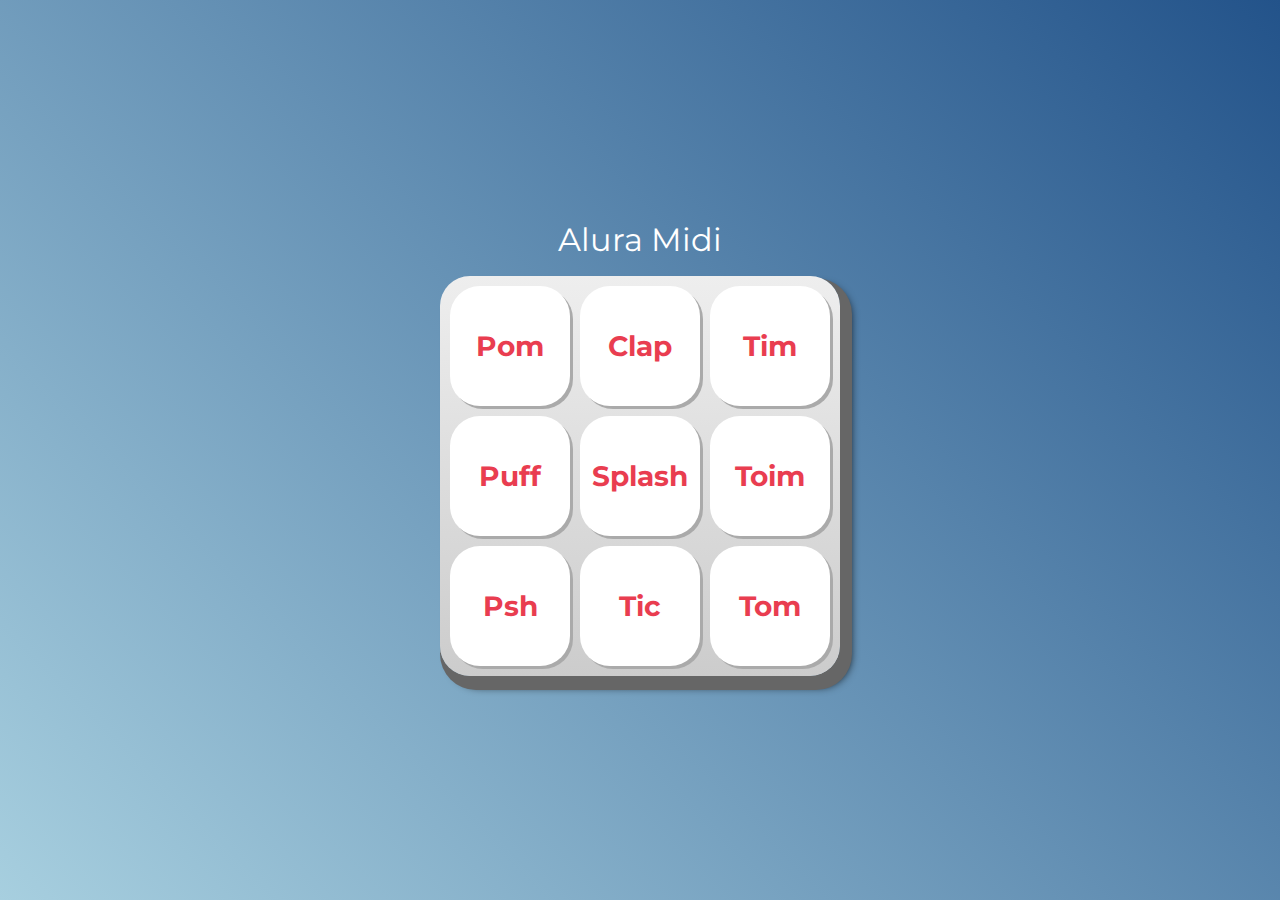
<file: aluramidi-curso-arquivos-iniciais/index.html>
<!DOCTYPE html>
<html lang="pt-BR">
<head>
    <meta charset="UTF-8">
    <meta http-equiv="X-UA-Compatible" content="IE=edge">
    <meta name="viewport" content="width=device-width, initial-scale=1.0">

    <title>Alura MIDI</title>

    <link rel="preconnect" href="https://fonts.googleapis.com">
    <link rel="preconnect" href="https://fonts.gstatic.com" crossorigin>
    <link href="https://fonts.googleapis.com/css2?family=Montserrat:wght@500;600&display=swap" rel="stylesheet">

    <link rel="icon" type="image/png" href="images/bateria.png">
    <link rel="stylesheet" href="css/reset.css">
    <link rel="stylesheet" href="css/estilos.css">

</head>
<body>

    <h1>Alura Midi</h1>

    <section class="teclado">
        <button class="tecla tecla_pom">Pom</button>
        <button class="tecla tecla_clap">Clap</button>
        <button class="tecla tecla_tim">Tim</button>

        <button class="tecla tecla_puff">Puff</button>
        <button class="tecla tecla_splash">Splash</button>
        <button class="tecla tecla_toim">Toim</button>

        <button class="tecla tecla_psh">Psh</button>
        <button class="tecla tecla_tic">Tic</button>
        <button class="tecla tecla_tom">Tom</button>
    </section>

    <audio src="sounds/keyq.wav" id="som_tecla_pom"></audio>
    <audio src="sounds/keyw.wav" id="som_tecla_clap"></audio>
    <audio src="sounds/keye.wav" id="som_tecla_tim"></audio>
    <audio src="sounds/keya.wav" id="som_tecla_puff"></audio>
    <audio src="sounds/keys.wav" id="som_tecla_splash"></audio>
    <audio src="sounds/keyd.wav" id="som_tecla_toim"></audio>
    <audio src="sounds/keyz.wav" id="som_tecla_psh"></audio>
    <audio src="sounds/keyx.wav" id="som_tecla_tic"></audio>
    <audio src="sounds/keyc.wav" id="som_tecla_tom"></audio>
    <script src="main.js"></script>
</body>
</html>
</file>
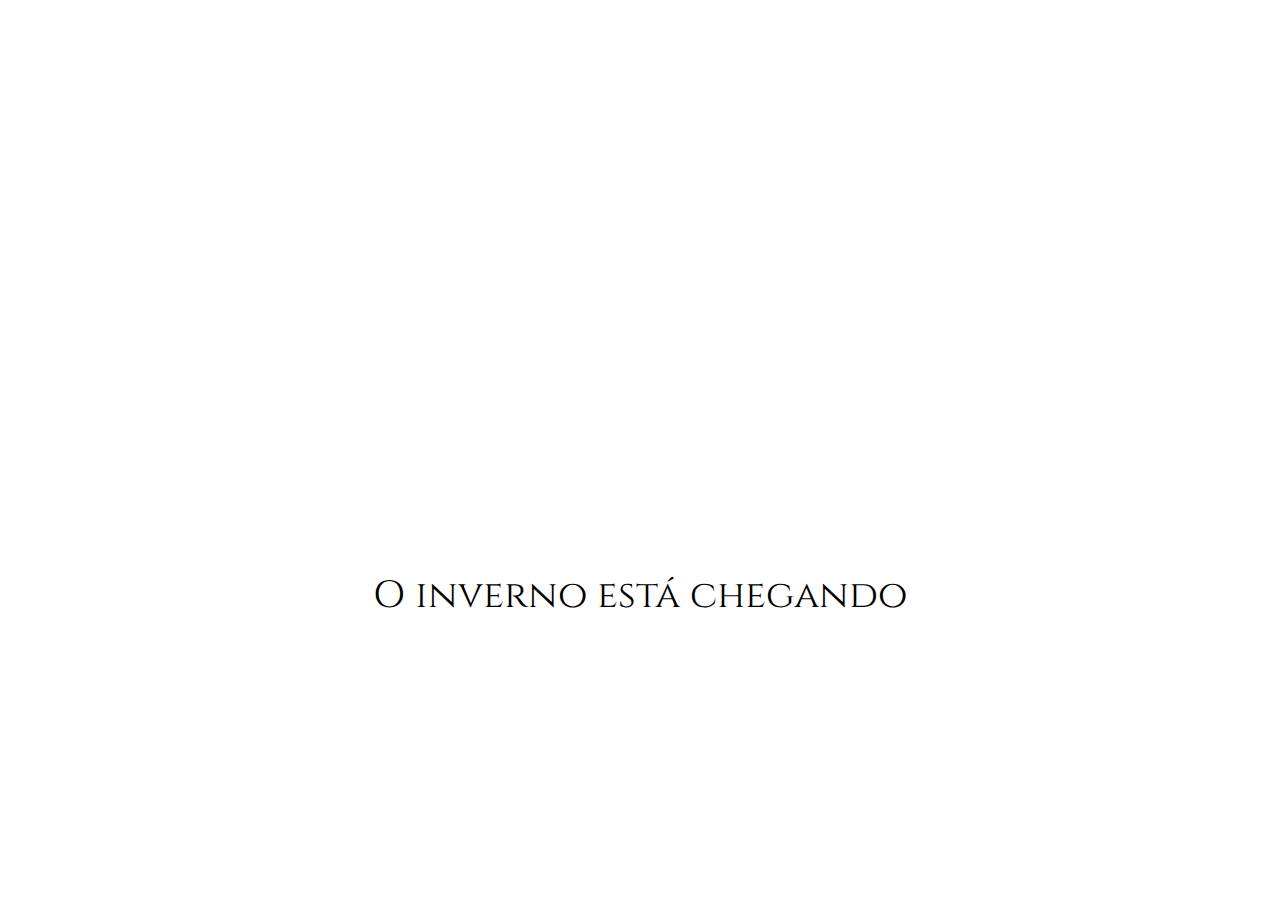
<file: ex002/index.html>
<!DOCTYPE html>
<html lang="en" >
<head>
  <meta charset="UTF-8">
  <title>Manipulando o DOM - Aula 1</title>
  <link rel="stylesheet" href="./style.css">
</head>
<body>

<!-- fonte  --> 
<link rel="preconnect" href="https://fonts.googleapis.com"> 
<link rel="preconnect" href="https://fonts.gstatic.com" crossorigin>
<link href="https://fonts.googleapis.com/css2?family=Cinzel:wght@600&display=swap" rel="stylesheet">
<!-- fonte  -->

<section class="container">
<div class="trono"></div>
<p id="texto">O inverno está chegando</p>
</section>

</body>
</html>
</file>
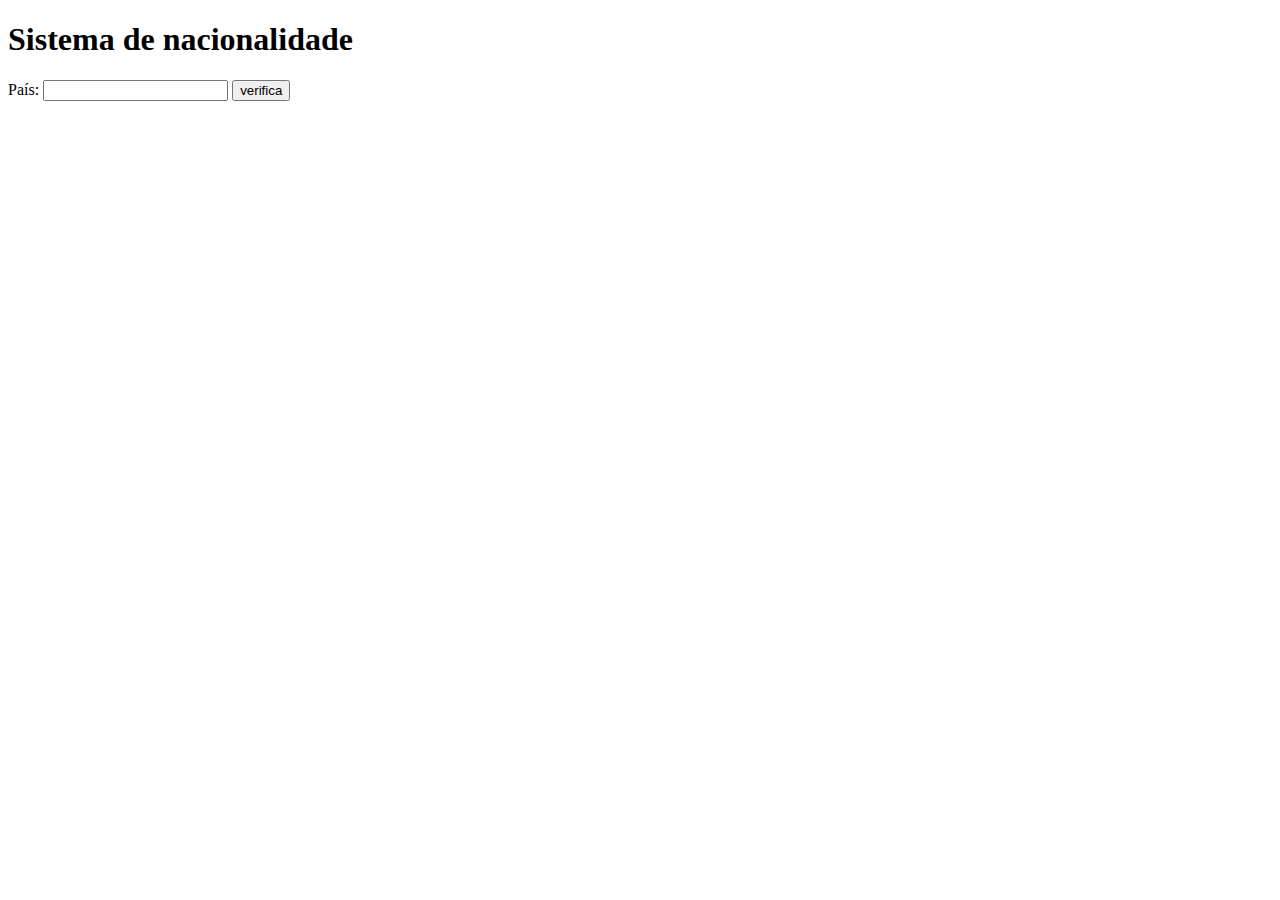
<file: ex005/index.html>
<!DOCTYPE html>
<html lang="pt-br">
<head>
    <meta charset="UTF-8">
    <meta http-equiv="X-UA-Compatible" content="IE=edge">
    <meta name="viewport" content="width=device-width, initial-scale=1.0">
    <title>TAM</title>
</head>
<body>
    <h1> Sistema de nacionalidade</h1>
    País: <input type="text" name="txtpais" id="txtpais">
    <input type="button" value="verifica" onclick="verifica ()">

    <div id="res">


    </div>
    
</body>

<script>
 function verifica () {

    var txtpais = document.querySelector('#txtpais')
    var res = document.querySelector('#res')
    var pais = txtpais.value
    res.innerHTML = `vivendo em ${pais}`

    if (pais == "brasil") {
        res.innerText += ` você é brasileiro`


    } else  {

        res.innerText += ` você é estrangeiro`
    }

   

 }

</script>
 <script src="main.js"></script>

</html>
</file>
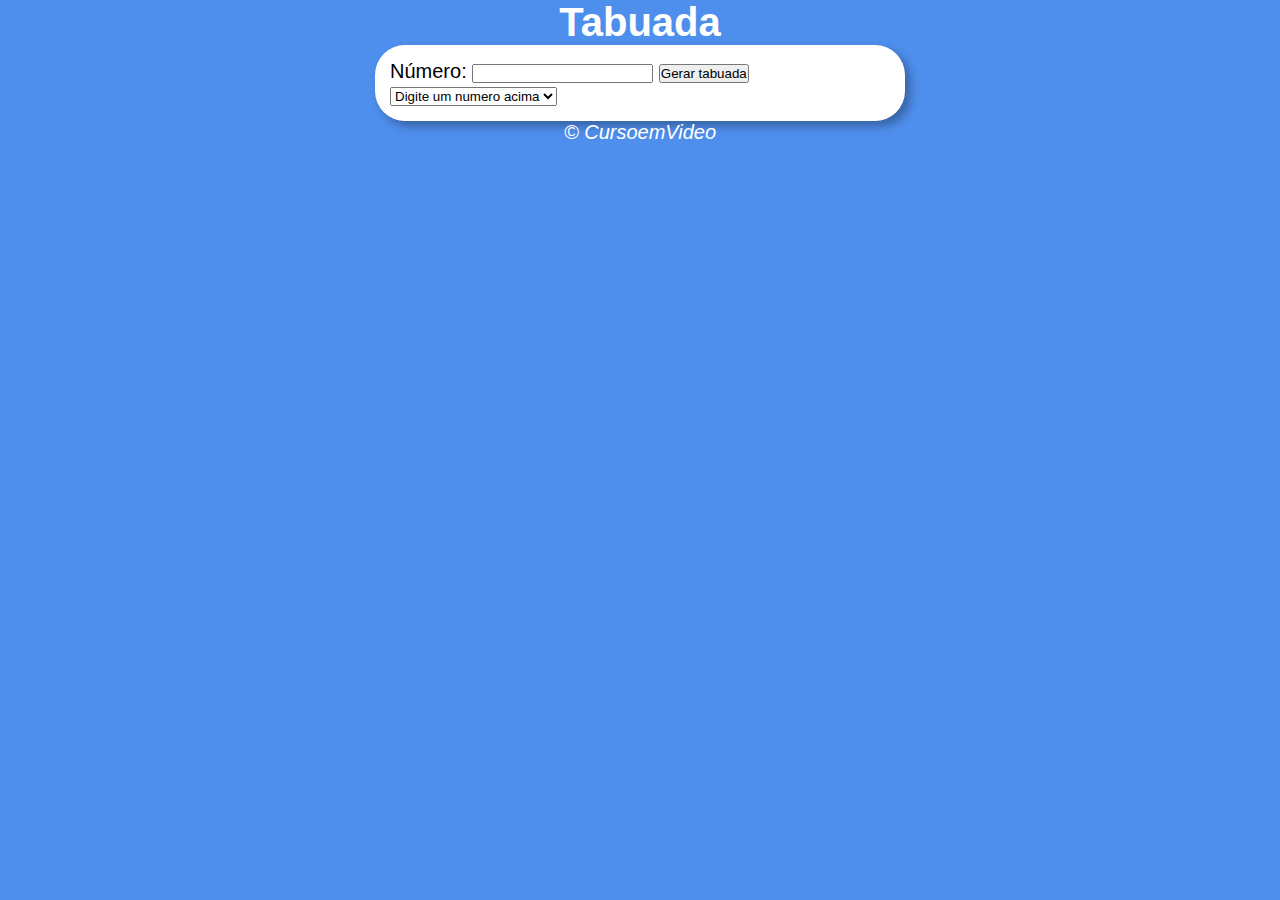
<file: ex010/index.html>
<!DOCTYPE html>
<html lang="pt-br">
<head>
    <meta charset="UTF-8">
    <meta http-equiv="X-UA-Compatible" content="IE=edge">
    <meta name="viewport" content="width=device-width, initial-scale=1.0">
    <link rel="stylesheet" href="style.css">
    <title>Exercícios</title>
</head>
<body>
    <header>
        <h1>Tabuada</h1>
    </header>
    <section>
        <div>
            <p>Número:  <input type="number" name="numero" id="txtn"
                
                
                
                > <input type="button" value="Gerar tabuada" onclick="tabuada()"></p>
        </div>
        <div>
            <select name="tabuada" id="seltab"><option value="">Digite um numero acima</option></select>
        </div>
    </section>
<footer>
    <p>&copy; CursoemVideo</p>
</footer>    
</body>
<script src="main.js"></script>
</html>
</file>
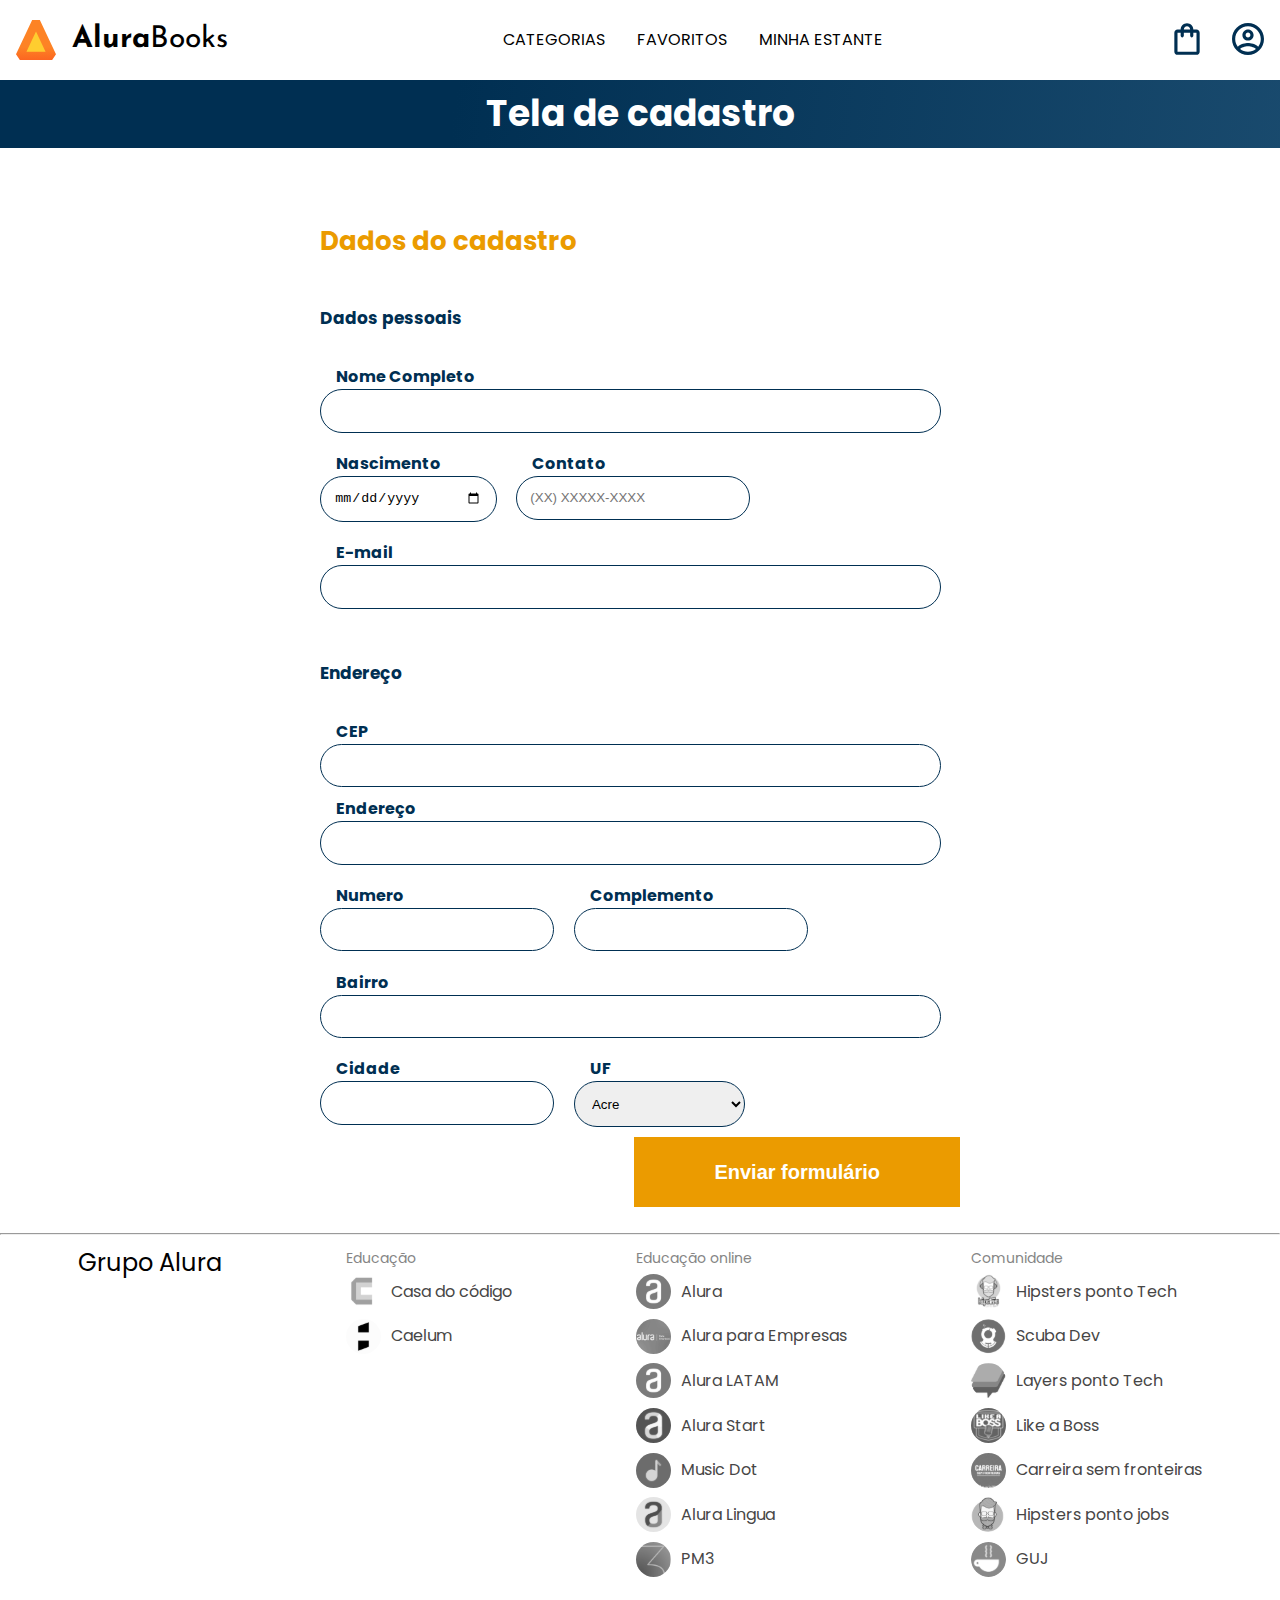
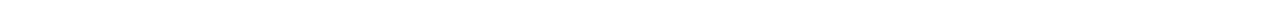
<file: js-consumindo-dados-api-main/index.html>
<!DOCTYPE html>
<html lang="en">

<head>
    <meta charset="UTF-8">
    <meta http-equiv="X-UA-Compatible" content="IE=edge">
    <meta name="viewport" content="width=device-width, initial-scale=1.0">
    <link rel="stylesheet" href="./styles/reset.css">
    <link rel="preconnect" href="https://fonts.googleapis.com">
    <link rel="preconnect" href="https://fonts.gstatic.com" crossorigin>
    <link href="https://fonts.googleapis.com/css2?family=Poppins:wght@300;400;500;700&display=swap" rel="stylesheet">
    <link rel="stylesheet" href="https://unpkg.com/swiper@8/swiper-bundle.min.css" />
    <link href="https://fonts.googleapis.com/css2?family=Josefin+Sans:wght@400;700&display=swap" rel="stylesheet">
    <link rel="stylesheet" href="./styles/styles.css">
    <title>Formulário de cadastro</title>
</head>

<body>

    <header class="cabeçalho">
        <div class="container">
            <input type="checkbox" id="menu" class="container__botao">
            <label for="menu" class="container__rotulo">
                <span class="cabeçalho__menu-hamburguer container__imagem"></span>
            </label>
            <ul class="lista-menu">
                <li class="lista-menu__titulo">Categorias</li>
                <li class="lista-menu__item">
                    <a href="#" class="lista-menu__link">Programação</a>
                </li>
                <li class="lista-menu__item">
                    <a href="#" class="lista-menu__link">Front-end</a>
                </li>
                <li class="lista-menu__item">
                    <a href="#" class="lista-menu__link">Infraestrutura</a>
                </li>
                <li class="lista-menu__item">
                    <a href="#" class="lista-menu__link">Business</a>
                </li>
                <li class="lista-menu__item">
                    <a href="#" class="lista-menu__link">Design & UX</a>
                </li>
            </ul>
            <img src="img/Logo.svg" alt="Logo da Alurabooks" class="container__imagem">
            <h1 class="container__titulo"><b class="container__titulo--negrito">Alura</b>Books</h1>
        </div>

        <ul class="opções">
            <input type="checkbox" id="opções-menu" class="opções__botão">
            <li class="opções__item"><a href="#" class="opções__link">Categorias</a></li>
            <li class="opções__item"><a href="#" class="opções__link">Favoritos</a></li>
            <li class="opções__item"><a href="#" class="opções__link">Minha estante</a></li>
        </ul>

        <div class="container">
            <a href="#"><img src="img/Favoritos.svg" alt="Meus favoritos"
                    class="container__imagem container__imagem-transparente"></a>
            <a href="#" class="container__link">
                <img src="img/Compras.svg" alt="Carrinhos de compras" class="container__imagem">
                <p class="container__texto">Minha sacola</p>
            </a>
            <a href="#" class="container__link">
                <img src="img/Usuario.svg" alt="Meu perfil" class="container__imagem">
                <p class="container__texto">Meu perfil</p>
            </a>
        </div>
    </header>

    <section class="banner">
        <h2 class="banner__titulo">Tela de cadastro</h2>
    </section>

    <main class="principal">
        <h2 class="principal__titulo">Dados do cadastro</h2>

        <form class="principal__formulario" id="formulario" target="_blank"
            onsubmit="location.replace('./cadastro-finalizado.html')">
            <h3 class="principal__subtitulo">Dados pessoais</h3>
            <div class="formulario__campo">
                <label class="campo__etiqueta" for="nome">Nome Completo</label>
                <input name="nome" id="nome" class="campo__escrita" required />
            </div>
            <div class="formulario__dupla">
                <div class="formulario__campo">
                    <label class="campo__etiqueta" for="nascimento">Nascimento</label>
                    <input name="nascimento" id="nascimento" type="date" class="campo__escrita" required />
                </div>
                <div class="formulario__campo">
                    <label class="campo__etiqueta" for="telefone">Contato</label>
                    <input name="telefone" id="telefone" type="tel" placeholder="(XX) XXXXX-XXXX" class="campo__escrita"
                        required />
                </div>
            </div>
            <div class="formulario__campo">
                <label class="campo__etiqueta" for="email">E-mail</label>
                <input name="email" id="email" type="email" class="campo__escrita" required />
            </div>

            <h3 class="principal__subtitulo">Endereço</h3>

            <div class="formulario__campo">
                <label class="campo__etiqueta" for="cep">CEP</label>
                <input name="cep" id="cep" class="campo__escrita" required />
                
            </div>
            <div id="erro"></div>
            

            <div class="formulario__campo">
                <label class="campo__etiqueta" for="endereco">Endereço</label>
                <input name="endereco" id="endereco" class="campo__escrita" required />
            </div>
            <div class="formulario__dupla">
                <div class="formulario__campo">
                    <label class="campo__etiqueta" for="numero">Numero</label>
                    <input name="numero" id="numero" class="campo__escrita" required />
                </div>
                <div class="formulario__campo">
                    <label class="campo__etiqueta" for="complemento">Complemento</label>
                    <input name="complemento" id="complemento" class="campo__escrita" />
                </div>
            </div>
            <div class="formulario__campo">
                <label class="campo__etiqueta" for="bairro">Bairro</label>
                <input name="bairro" id="bairro" class="campo__escrita" required />
            </div>
            <div class="formulario__dupla">
                <div class="formulario__campo">
                    <label class="campo__etiqueta" for="cidade">Cidade</label>
                    <input name="cidade" id="cidade" class="campo__escrita" required />
                </div>

                <div class="formulario__campo">
                    <label class="campo__etiqueta" for="estado">UF</label>
                    <select id="estado" name="estado" class="campo__escrita">
                        <option value="AC">Acre</option>
                        <option value="AL">Alagoas</option>
                        <option value="AP">Amapá</option>
                        <option value="AM">Amazonas</option>
                        <option value="BA">Bahia</option>
                        <option value="CE">Ceará</option>
                        <option value="DF">Distrito Federal</option>
                        <option value="ES">Espírito Santo</option>
                        <option value="GO">Goiás</option>
                        <option value="MA">Maranhão</option>
                        <option value="MT">Mato Grosso</option>
                        <option value="MS">Mato Grosso do Sul</option>
                        <option value="MG">Minas Gerais</option>
                        <option value="PA">Pará</option>
                        <option value="PB">Paraíba</option>
                        <option value="PR">Paraná</option>
                        <option value="PE">Pernambuco</option>
                        <option value="PI">Piauí</option>
                        <option value="RJ">Rio de Janeiro</option>
                        <option value="RN">Rio Grande do Norte</option>
                        <option value="RS">Rio Grande do Sul</option>
                        <option value="RO">Rondônia</option>
                        <option value="RR">Roraima</option>
                        <option value="SC">Santa Catarina</option>
                        <option value="SP">São Paulo</option>
                        <option value="SE">Sergipe</option>
                        <option value="TO">Tocantins</option>
                        <option value="EX">Estrangeiro</option>
                    </select>
                </div>

            </div>


            <input type="submit" value="Enviar formulário" class="formulario__botao" id="enviar">
        </form>
    </main>

    <hr>
    <footer class="rodapé">
        <h2 class="rodapé__titulo">Grupo Alura</h2>
        <ul class="lista-rodapé">
            <li class="lista-rodapé__titulo">Educação</li>
            <li class="lista-rodapé__item">
                <img src="img/CasaDoCodigo.svg" alt="Logo da casa do código">
                <a href="https://www.casadocodigo.com.br/" class="lista-rodapé__link">Casa do código</a>
            </li>
            <li class="lista-rodapé__item">
                <img src="img/Caelum.svg" alt="Logo da caelum">
                <a href="https://caelum.com.br/" class="lista-rodapé__link">Caelum</a>
            </li>
        </ul>

        <ul class="lista-rodapé">
            <li class="lista-rodapé__titulo">Educação online</li>
            <li class="lista-rodapé__item">
                <img src="img/Alura.svg" alt="Logo da Alura">
                <a href="https://www.alura.com.br/" class="lista-rodapé__link">Alura</a>
            </li>
            <li class="lista-rodapé__item">
                <img src="img/AluraEmpresas.svg" alt="Logo da Alura para Empresas">
                <a href="https://www.alura.com.br/empresas" class="lista-rodapé__link">Alura para Empresas</a>
            </li>
            <li class="lista-rodapé__item">
                <img src="img/AluraLATAM.svg" alt="Logo da Alura Latam">
                <a href="https://www.aluracursos.com/" class="lista-rodapé__link">Alura LATAM</a>
            </li>
            <li class="lista-rodapé__item">
                <img src="img/AluraStart.svg" alt="Logo da Alura START">
                <a href="https://www.alurastart.com.br/" class="lista-rodapé__link">Alura Start</a>
            </li>
            <li class="lista-rodapé__item">
                <img src="img/MusicDot.svg" alt="Logo da Music Dot">
                <a href="https://www.musicdot.com.br/" class="lista-rodapé__link">Music Dot</a>
            </li>
            <li class="lista-rodapé__item">
                <img src="img/AluraLingua.svg" alt="Logo da Alura Lingua">
                <a href="https://www.aluralingua.com.br/" class="lista-rodapé__link">Alura Lingua</a>
            </li>
            <li class="lista-rodapé__item">
                <img src="img/PM3.svg" alt="Logo da PM3">
                <a href="https://www.cursospm3.com.br/" class="lista-rodapé__link">PM3</a>
            </li>
        </ul>

        <ul class="lista-rodapé">
            <li class="lista-rodapé__titulo">Comunidade</li>
            <li class="lista-rodapé__item">
                <img src="img/HipstersTech.svg" alt="Logo do Hipsters ponto Tech">
                <a href="https://hipsters.tech/" class="lista-rodapé__link">Hipsters ponto Tech</a>
            </li>
            <li class="lista-rodapé__item">
                <img src="img/ScubaDev.svg" alt="Logo do Scuba Dev">
                <a href="https://scuba.dev.br/" class="lista-rodapé__link">Scuba Dev</a>
            </li>
            <li class="lista-rodapé__item">
                <img src="img/LayersTech.svg" alt="Logo do Layers ponto Tech">
                <a href="https://layerspontotech.com.br/" class="lista-rodapé__link">Layers ponto Tech</a>
            </li>
            <li class="lista-rodapé__item">
                <img src="img/LikeABoss.svg" alt="Logo do Like a Boss">
                <a href="https://likeaboss.com.br/" class="lista-rodapé__link">Like a Boss</a>
            </li>
            <li class="lista-rodapé__item">
                <img src="img/CarreiraSemFronteira.svg" alt="Logo do Carreira sem fronteiras">
                <a href="https://www.carreirasemfronteiras.com.br/" class="lista-rodapé__link">Carreira sem
                    fronteiras</a>
            </li>
            <li class="lista-rodapé__item">
                <img src="img/HipstersJobs.svg" alt="Logo do Hipsters ponto jobs">
                <a href="https://hipsters.jobs/" class="lista-rodapé__link">Hipsters ponto jobs</a>
            </li>
            <li class="lista-rodapé__item">
                <img src="img/GUJ.svg" alt="Logo do GUJ">
                <a href="https://www.guj.com.br/" class="lista-rodapé__link">GUJ</a>
            </li>
        </ul>
    </footer>

</body>
<script src="script.js"></script>

</html>
</file>
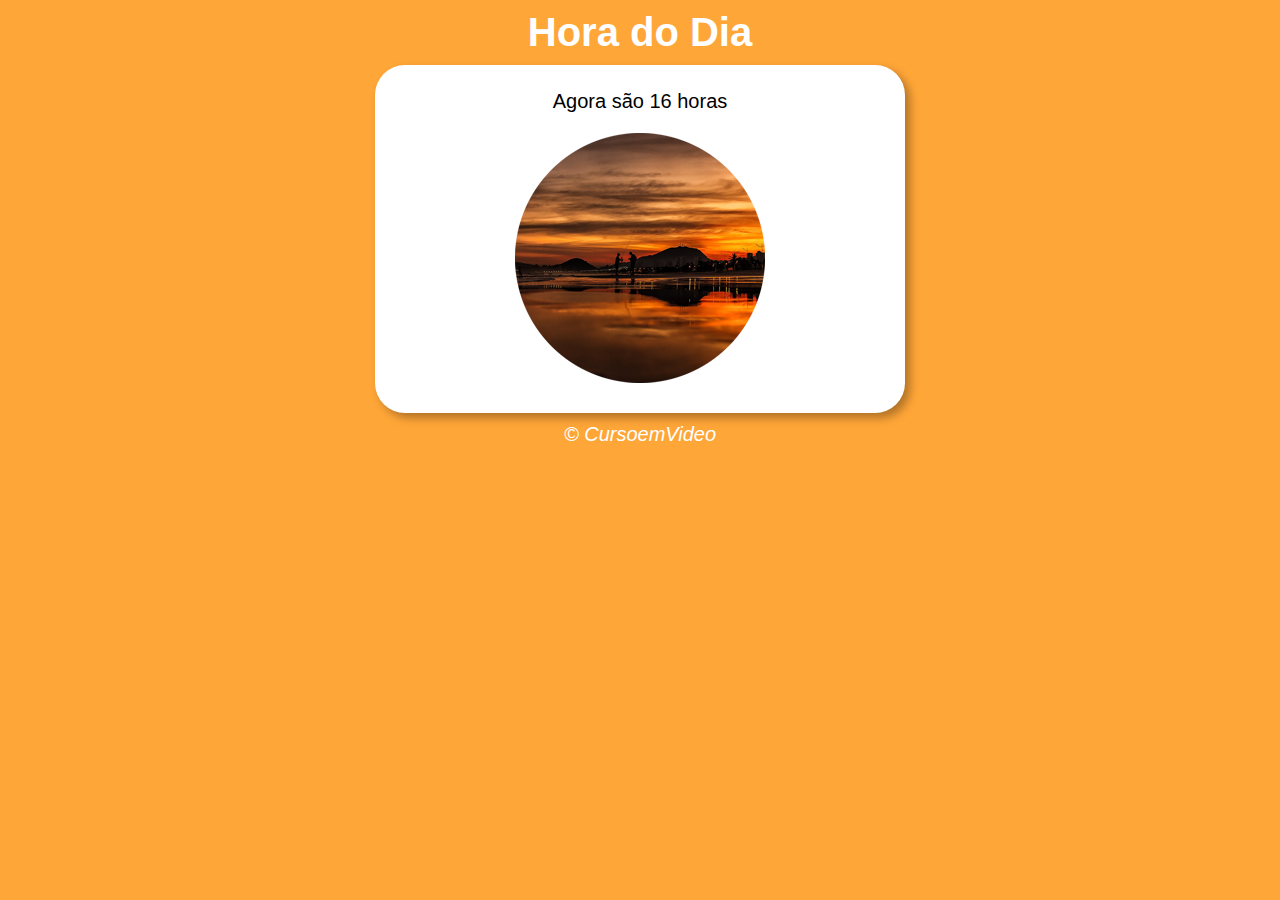
<file: ex006/ex007/index.html>
<!DOCTYPE html>
<html lang="pt-br">
<head>
    <meta charset="UTF-8">
    <meta http-equiv="X-UA-Compatible" content="IE=edge">
    <meta name="viewport" content="width=device-width, initial-scale=1.0">
    <link rel="stylesheet" href="style.css">
    <title>Exercícios</title>
</head>
<body onload="carregar ()">
    <header>
        <h1>Hora do Dia</h1>
    </header>
    <section>
        <div id="msg">
            Mensagem
        </div>
        <div id="foto">
            <img id="imagem" src="imagens/manha.png" alt="foto do dia">
        </div>
    </section>
<footer>
    <p>&copy; CursoemVideo</p>
</footer>    
</body>
<script src="main.js"></script>
</html>
</file>
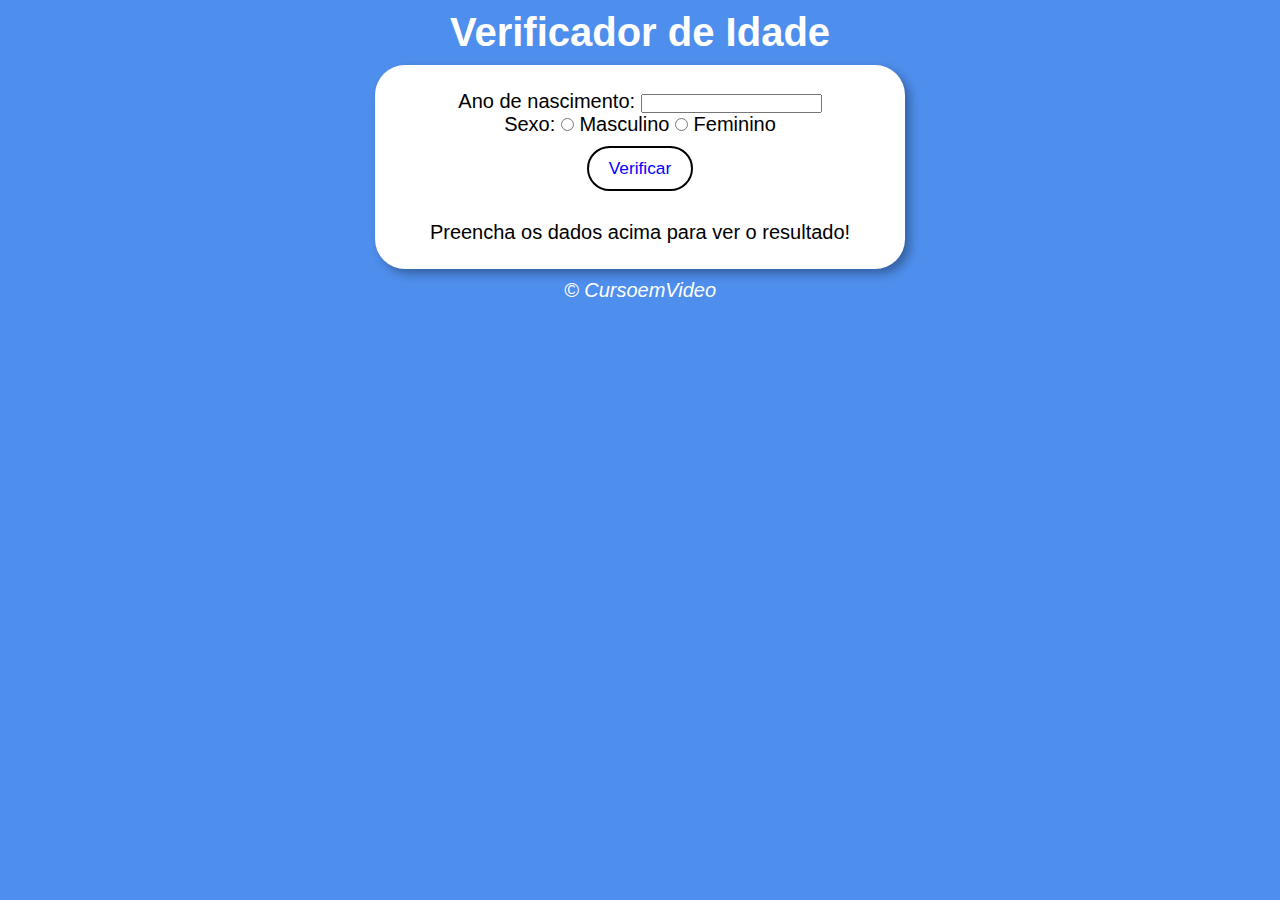
<file: ex006/ex008/index.html>
<!DOCTYPE html>
<html lang="pt-br">
<head>
    <meta charset="UTF-8">
    <meta http-equiv="X-UA-Compatible" content="IE=edge">
    <meta name="viewport" content="width=device-width, initial-scale=1.0">
    <link rel="stylesheet" href="style.css">
    <title>Exercícios</title>
</head>
<body>
    <header>
        <h1>Verificador de Idade</h1>
    </header>
    <section>
        <div>
           <p>Ano de nascimento:
            <input type="number" name="txtano" id="txtano" min="0">
           </p>
           <p>Sexo:
            <input type="radio" name="radsex" id="masc">
            <label for="masc">Masculino</label>
            <input type="radio" name="radsex" id="fem">
            <label for="fem">Feminino</label>
           </p>
           <p><input id="button" type="button" value="Verificar" onclick="verificar ()"></p>

        </div>
        <div id="res">
            Preencha os dados acima para ver o resultado!
        </div>
    </section>
<footer>
    <p>&copy; CursoemVideo</p>
</footer>    
</body>
<script src="main.js"></script>
</html>
</file>
<file: aluramidi-curso-arquivos-iniciais/css/estilos.css>
:root {
  --cinza: #aaa;
  --vermelha: #e93d50;
  --vermelha-escura: #af303f;
  --branca: #fff;
  --luz: rgb(229, 255, 0);
}

body {
  align-items: center;
  background: linear-gradient(45deg, #a7cfdf 0%,#23538a 100%);
  display: flex;
  justify-content: center;
  flex-direction: column;
  font-family: 'Montserrat', sans-serif;
  min-height: 100vh;
}

h1 {
  color: var(--branca);
  margin-bottom: 20px;
  font-size: 2rem;
}

.teclado {
  background: linear-gradient(to bottom, #eeeeee 0%,#cccccc 100%);
  box-shadow: 6px 8px 0 6px #666, 10px 10px 10px #000;
  border-radius: 30px;
  display: grid;
  gap: 10px;
  grid-template-columns: repeat(3, 1fr);
  padding: 10px;
}

.tecla {
  background-color: var(--branca);
  border-radius: 30px;
  box-shadow: 3px 3px 0 var(--cinza);
  color: var(--vermelha);
  cursor: pointer;
  height: 120px;
  font-size: 1.75em;
  font-weight: bold;
  line-height: 120px;
  text-align: center;
  width: 120px;
}

.tecla.ativa,
.tecla:active {
  background-color: var(--vermelha);
  border: 4px solid  var(--vermelha);
  box-shadow: 3px 3px 0 var(--vermelha-escura) inset;
  color: var(--branca);
  outline: none;
}

.tecla.focus,
.tecla:focus {
  outline: none;
  box-shadow: 1px 1px 10px var(--luz);
}

.tecla.active:focus,
.tecla:active:focus {
  box-shadow: 3px 3px 0 var(--vermelha-escura) inset, 1px 1px 10px var(--luz);
}
</file>
<file: ex002/style.css>
* {
    margin: 0;
    padding: 0;
  }
  
  body {
    background: var(--cor-fundo);
    color: var(--cor-fonte);
    font-family: 'Cinzel', serif;
    font-size: 38px;
    user-select: none;
    transition: 2s;
  }
  
  .container {
    height: 90vh;
    width: 100%;
    display: flex;
    flex-direction: column;
    justify-content: center;
    align-items: center;
  }
  
  .trono {
    background-image: url("https://caelum-online-public.s3.amazonaws.com/1369-alura-mais-dark-mode/trono-preto.png");
    background-size: cover;
    width: 450px;
    height: 350px;
    margin-bottom: 30px;
    position: relative;
    top: 10%;
    right: 5%;
  }
</file>
<file: ex010/style.css>
*{
 margin: 0px;
 padding: 0px;

}



body {

    background-color: rgb(78, 142, 236) ;
    font: normal 15pt Arial;




}

header {
text-align: center;
color: white;

}


section {

background-color: white;
border-radius: 30px;
padding: 15px;
width: 500px;
margin: auto;
box-shadow:  5px 5px 10px rgba(0, 0, 0, 0.308);


}


footer {
text-align: center;
 color: white;
 font-style: italic;
}
</file>
<file: js-consumindo-dados-api-main/styles/styles.css>
@import url("header.css");
@import url("banner.css");
@import url("formulario.css");
@import url("rodape.css");
@import url("cadastro.css");

:root {
    --cor-de-fundo: #EBECEE;
    --branco: #FFFFFF;
    --laranja: #EB9B00;
    --azul-degrade: linear-gradient(97.54deg, #002F52 35.49%, #326589 165.37%);
    --fonte-principal: "Poppins";
    --azul: #002F52;
    --fonte-secundario: "Josefin Sans";
    --preto: #000000;
    --cinza: #474646;
    --cinza-claro: #858585;
    --vermelho: #D94937;
}

body {
    background-color: var(--branco);
    font-family: var(--fonte-principal);
    font-size: 16px;
    font-weight: 400;
}
</file>
<file: ex006/ex007/style.css>
*{
 margin: 0px;
 padding: 0px;

}



body {

    background-color: rgb(78, 142, 236) ;
    font: normal 15pt Arial;




}



header {
text-align: center;
color: white;
padding: 10px;

}


section {

background-color: white;
border-radius: 30px;
padding: 15px;
width: 500px;
margin: auto;
box-shadow:  5px 5px 10px rgba(0, 0, 0, 0.308);


}

div {

    text-align: center;
    padding: 10px;
}


footer {
text-align: center;
 color: white;
 font-style: italic;
 padding: 10px;
}
</file>
<file: ex006/ex008/style.css>
*{
    margin: 0px;
    padding: 0px;
   
   }
   
   
   
   body {
   
       background-color: rgb(78, 142, 236) ;
       font: normal 15pt Arial;
   
   
   
   
   }
   
   
   
   header {
   text-align: center;
   color: white;
   padding: 10px;
   
   }
   
   
   section {
   
   background-color: white;
   border-radius: 30px;
   padding: 15px;
   width: 500px;
   margin: auto;
   box-shadow:  5px 5px 10px rgba(0, 0, 0, 0.308);
   
   
   }
   
   div {
   
       text-align: center;
       padding: 10px;
   }
   
   
   footer {
   text-align: center;
    color: white;
    font-style: italic;
    padding: 10px;
   }

   #button {
    border:  2px solid black;
   margin: 10px;
    padding: 10px 20px;

    border-radius:  500px;

    background-color: white;

    color: blue;
    font-weight: 700;
    font:  normal 13pt arial;
   }

   #button:hover {

    cursor: pointer;
   }
</file>
